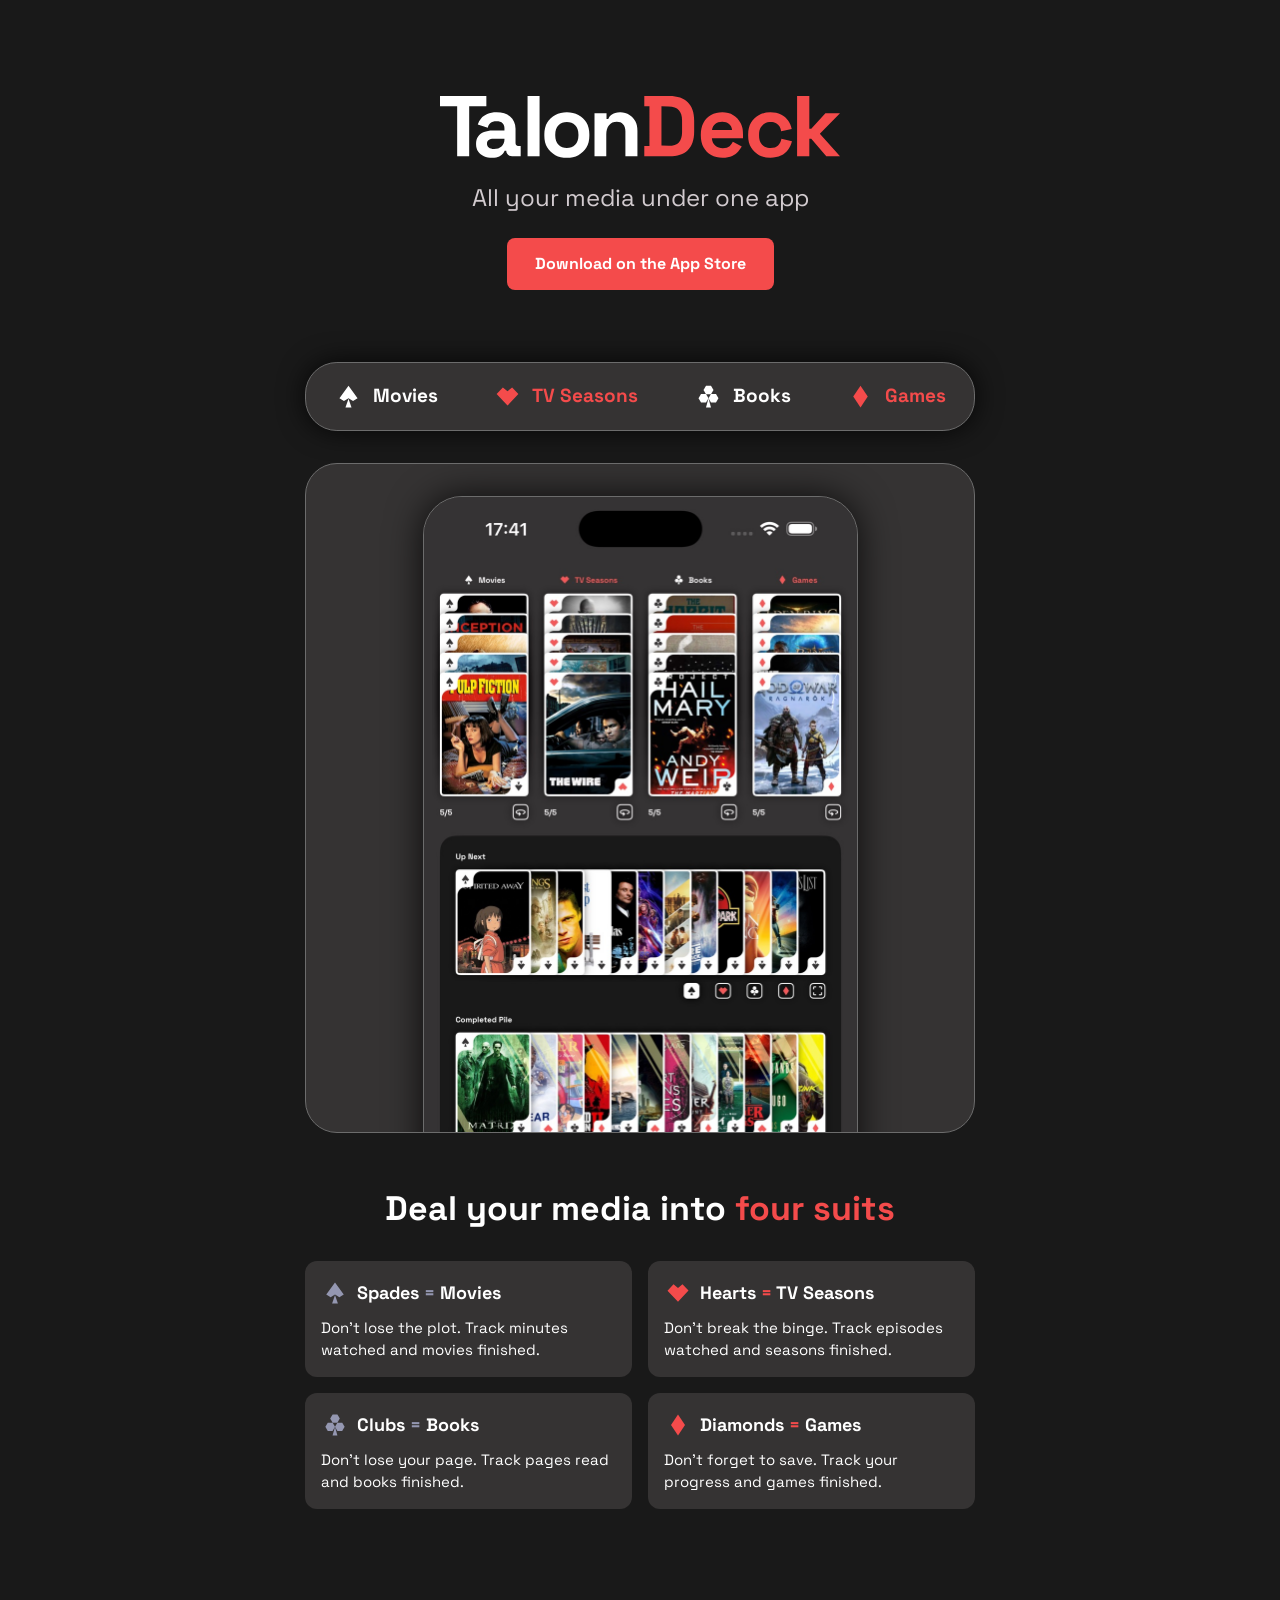
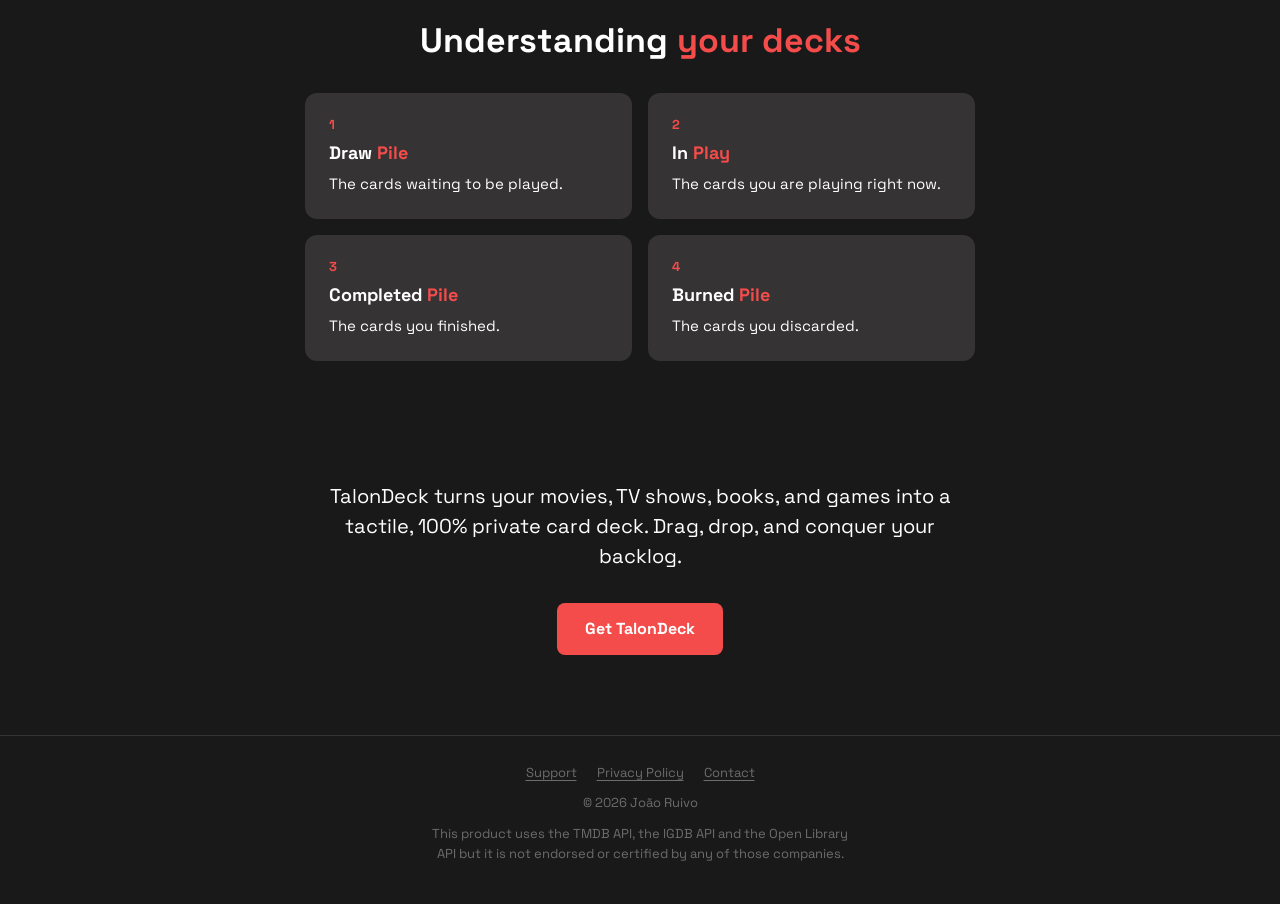
<file: index.html>
<!DOCTYPE html>
<html lang="en">
<head>
<meta charset="utf-8">
<meta name="viewport" content="width=device-width, initial-scale=1, viewport-fit=cover">
<meta name="theme-color" content="#191919">
<title>TalonDeck — All your media under one app</title>
<meta name="description" content="TalonDeck turns your movies, TV shows, books, and games into a tactile, 100% private card deck. Drag, drop, and conquer your backlog.">
<link rel="canonical" href="https://talondeck.app/">

<meta property="og:type" content="website">
<meta property="og:title" content="TalonDeck — All your media under one app">
<meta property="og:description" content="TalonDeck turns your movies, TV shows, books, and games into a tactile, 100% private card deck. Drag, drop, and conquer your backlog.">
<meta property="og:url" content="https://talondeck.app/">
<meta property="og:image" content="https://talondeck.app/assets/screenshot-deck.jpg">
<meta name="twitter:card" content="summary_large_image">

<link rel="preconnect" href="https://fonts.googleapis.com">
<link rel="preconnect" href="https://fonts.gstatic.com" crossorigin>
<link href="https://fonts.googleapis.com/css2?family=Space+Grotesk:wght@400;700&display=swap" rel="stylesheet">
<link rel="stylesheet" href="style.css">
</head>
<body>

<header class="hero">
  <div class="wrap">
    <img class="logomark" src="assets/logomark.svg" alt="TalonDeck" width="400" height="62">
    <p class="tagline">All your media under one app</p>
    <a class="button" href="https://apps.apple.com/us/app/talondeck-media-tracker/id6781664803">Download on the App Store</a>
  </div>
</header>

<section class="showcase">
  <div class="wrap">
    <div class="suitbar">
      <span class="suitbar__item">
        <img src="assets/pill-spades.svg" alt="" width="29" height="29">Movies
      </span>
      <span class="suitbar__item suitbar__item--red">
        <img src="assets/pill-hearts.svg" alt="" width="29" height="29">TV Seasons
      </span>
      <span class="suitbar__item">
        <img src="assets/pill-clubs.svg" alt="" width="29" height="29">Books
      </span>
      <span class="suitbar__item suitbar__item--red">
        <img src="assets/pill-diamonds.svg" alt="" width="29" height="29">Games
      </span>
    </div>

    <div class="phone">
      <img src="assets/screenshot-deck.jpg" alt="The TalonDeck deck screen, showing cards in play above the draw and completed piles" width="868" height="1886">
    </div>
  </div>
</section>

<main>
  <section class="band">
    <div class="wrap">
      <h2>Deal your media into <em>four suits</em></h2>
      <div class="grid grid--suits">
        <div class="tile">
          <div class="tile__header">
            <img src="assets/tile-spades.svg" alt="" width="28" height="28">
            <h3>Spades <span class="eq">=</span> Movies</h3>
          </div>
          <p>Don’t lose the plot. Track minutes watched and movies finished.</p>
        </div>
        <div class="tile">
          <div class="tile__header">
            <img src="assets/tile-hearts.svg" alt="" width="28" height="28">
            <h3>Hearts <span class="eq eq--red">=</span> TV Seasons</h3>
          </div>
          <p>Don’t break the binge. Track episodes watched and seasons finished.</p>
        </div>
        <div class="tile">
          <div class="tile__header">
            <img src="assets/tile-clubs.svg" alt="" width="28" height="28">
            <h3>Clubs <span class="eq">=</span> Books</h3>
          </div>
          <p>Don’t lose your page. Track pages read and books finished.</p>
        </div>
        <div class="tile">
          <div class="tile__header">
            <img src="assets/tile-diamonds.svg" alt="" width="28" height="28">
            <h3>Diamonds <span class="eq eq--red">=</span> Games</h3>
          </div>
          <p>Don’t forget to save. Track your progress and games finished.</p>
        </div>
      </div>
    </div>
  </section>

  <section class="band">
    <div class="wrap">
      <h2>Understanding <em>your decks</em></h2>
      <div class="grid grid--decks">
        <div class="tile">
          <p class="step">1</p>
          <h3>Draw <em>Pile</em></h3>
          <p>The cards waiting to be played.</p>
        </div>
        <div class="tile">
          <p class="step">2</p>
          <h3>In <em>Play</em></h3>
          <p>The cards you are playing right now.</p>
        </div>
        <div class="tile">
          <p class="step">3</p>
          <h3>Completed <em>Pile</em></h3>
          <p>The cards you finished.</p>
        </div>
        <div class="tile">
          <p class="step">4</p>
          <h3>Burned <em>Pile</em></h3>
          <p>The cards you discarded.</p>
        </div>
      </div>
    </div>
  </section>

  <section class="closer">
    <div class="wrap">
      <p>TalonDeck turns your movies, TV shows, books, and games into a tactile, 100% private card deck. Drag, drop, and conquer your backlog.</p>
      <a class="button" href="https://apps.apple.com/us/app/talondeck-media-tracker/id6781664803">Get TalonDeck</a>
    </div>
  </section>
</main>

<footer class="site-footer">
  <div class="wrap">
    <nav>
      <a href="support/">Support</a>
      <a href="privacy/">Privacy Policy</a>
      <a href="mailto:talondeck@gmail.com">Contact</a>
    </nav>
    <p>© 2026 João Ruivo</p>
    <p class="disclaimer">This product uses the TMDB API, the IGDB API and the Open Library API but it is not endorsed or certified by any of those companies.</p>
  </div>
</footer>

</body>
</html>
</file>
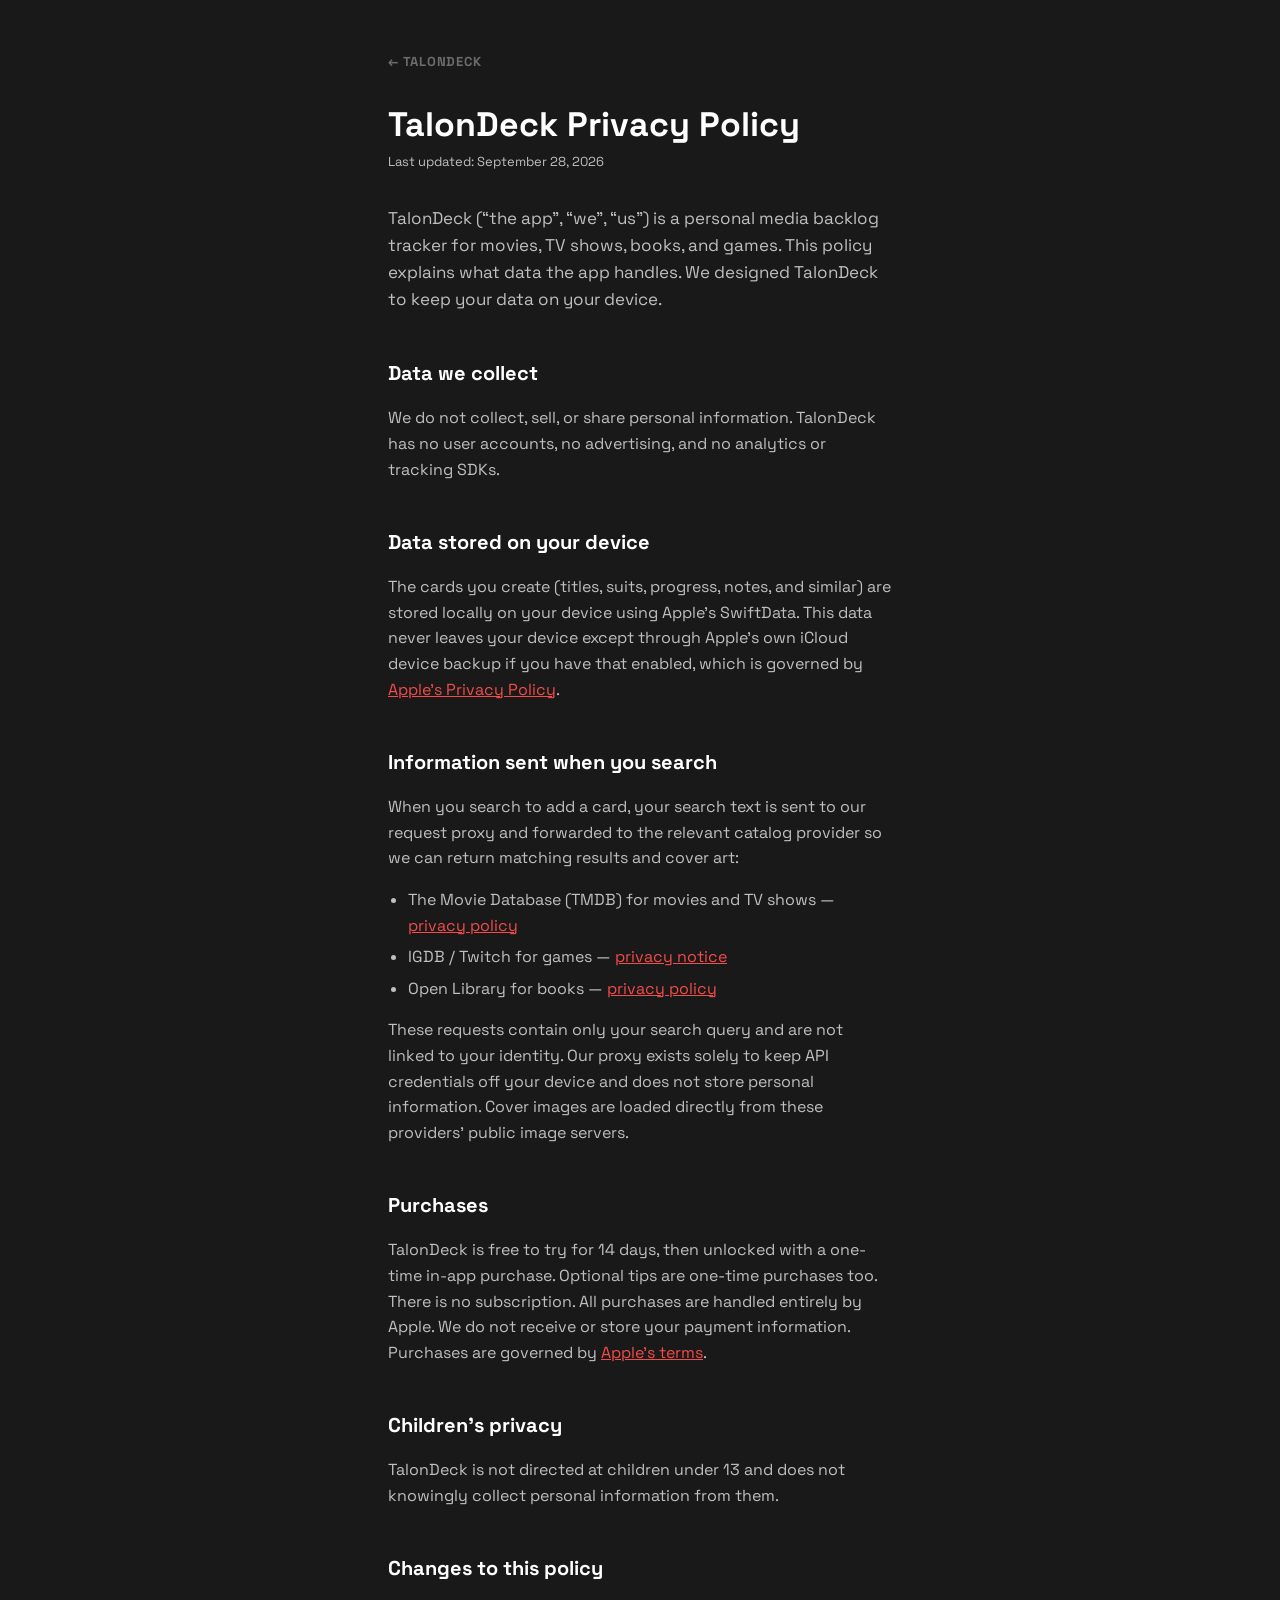
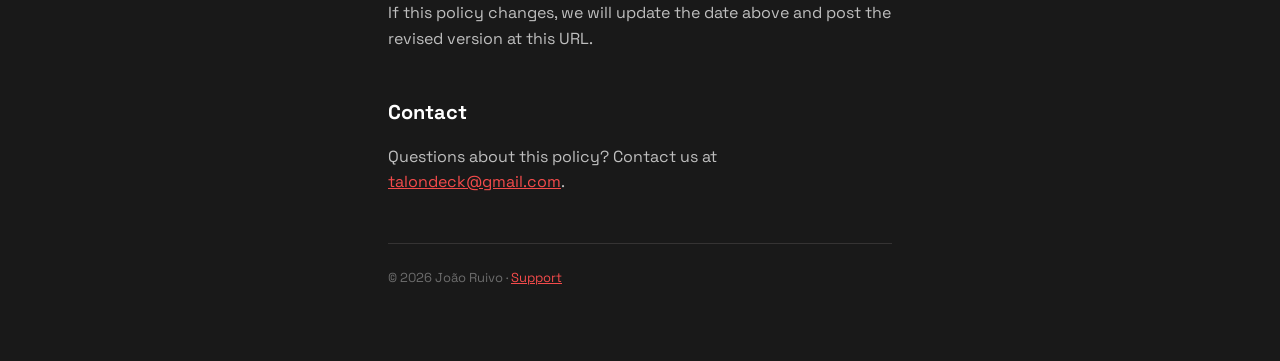
<file: privacy/index.html>
<!DOCTYPE html>
<html lang="en">
<head>
<meta charset="utf-8">
<meta name="viewport" content="width=device-width, initial-scale=1, viewport-fit=cover">
<meta name="theme-color" content="#191919">
<title>TalonDeck Privacy Policy</title>
<meta name="description" content="TalonDeck keeps your media backlog on your device. No accounts, no advertising, no tracking.">
<link rel="canonical" href="https://talondeck.app/privacy/">
<link rel="preconnect" href="https://fonts.googleapis.com">
<link rel="preconnect" href="https://fonts.gstatic.com" crossorigin>
<link href="https://fonts.googleapis.com/css2?family=Space+Grotesk:wght@400;700&display=swap" rel="stylesheet">
<!-- The site's one stylesheet, served from the talondeck repo. Same origin, different
     path, so this page restyles itself whenever the site's design changes — and the
     URL stays the one compiled into shipped builds and filed with App Store Review. -->
<link rel="stylesheet" href="../style.css">
</head>
<body>
<article class="doc">
  <a class="doc__back" href="../">← TalonDeck</a>

  <h1>TalonDeck Privacy Policy</h1>
  <p class="doc__updated">Last updated: September 28, 2026</p>

  <p class="doc__lede">TalonDeck (“the app”, “we”, “us”) is a personal media backlog tracker for movies, TV shows, books, and games. This policy explains what data the app handles. We designed TalonDeck to keep your data on your device.</p>

  <h2>Data we collect</h2>
  <p>We do not collect, sell, or share personal information. TalonDeck has no user accounts, no advertising, and no analytics or tracking SDKs.</p>

  <h2>Data stored on your device</h2>
  <p>The cards you create (titles, suits, progress, notes, and similar) are stored locally on your device using Apple’s SwiftData. This data never leaves your device except through Apple’s own iCloud device backup if you have that enabled, which is governed by <a href="https://www.apple.com/legal/privacy/">Apple’s Privacy Policy</a>.</p>

  <h2>Information sent when you search</h2>
  <p>When you search to add a card, your search text is sent to our request proxy and forwarded to the relevant catalog provider so we can return matching results and cover art:</p>
  <ul>
    <li>The Movie Database (TMDB) for movies and TV shows — <a href="https://www.themoviedb.org/privacy-policy">privacy policy</a></li>
    <li>IGDB / Twitch for games — <a href="https://www.twitch.tv/p/legal/privacy-notice/">privacy notice</a></li>
    <li>Open Library for books — <a href="https://openlibrary.org/privacy">privacy policy</a></li>
  </ul>
  <p>These requests contain only your search query and are not linked to your identity. Our proxy exists solely to keep API credentials off your device and does not store personal information. Cover images are loaded directly from these providers’ public image servers.</p>

  <h2>Purchases</h2>
  <p>TalonDeck is free to try for 14 days, then unlocked with a one-time in-app purchase. Optional tips are one-time purchases too. There is no subscription. All purchases are handled entirely by Apple. We do not receive or store your payment information. Purchases are governed by <a href="https://www.apple.com/legal/internet-services/itunes/dev/stdeula/">Apple’s terms</a>.</p>

  <h2>Children’s privacy</h2>
  <p>TalonDeck is not directed at children under 13 and does not knowingly collect personal information from them.</p>

  <h2>Changes to this policy</h2>
  <p>If this policy changes, we will update the date above and post the revised version at this URL.</p>

  <h2>Contact</h2>
  <p>Questions about this policy? Contact us at <a href="mailto:talondeck@gmail.com">talondeck@gmail.com</a>.</p>

  <hr>
  <footer>© 2026 João Ruivo · <a href="../support/">Support</a></footer>
</article>
</body>
</html>
</file>
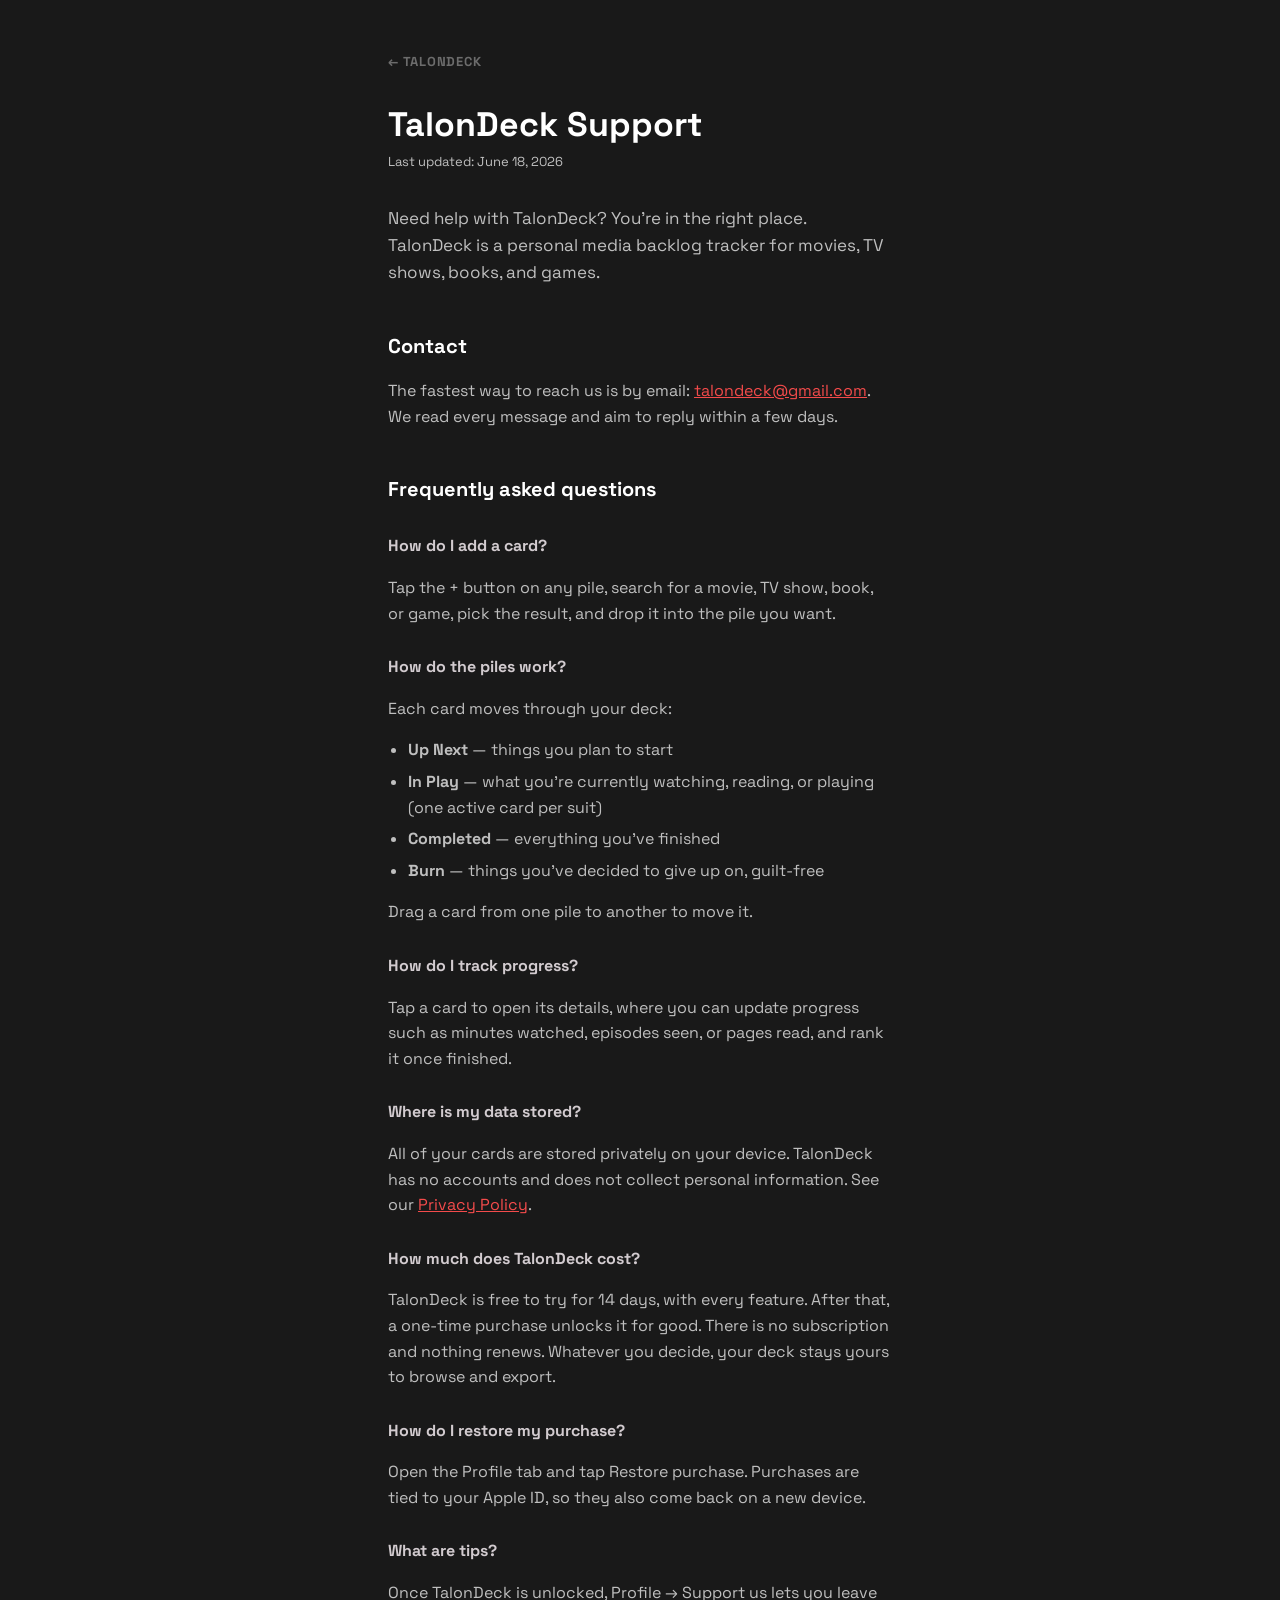
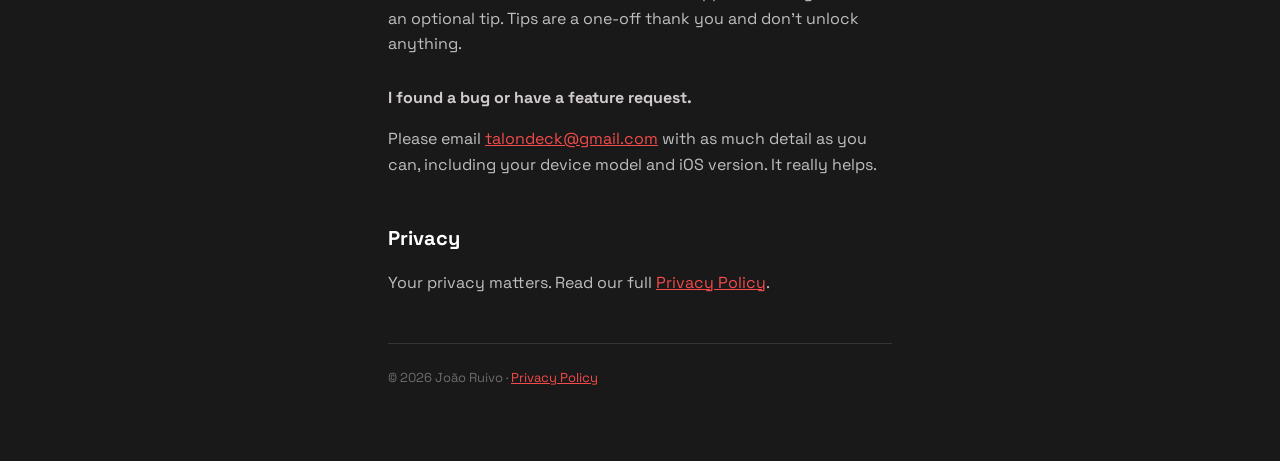
<file: support/index.html>
<!DOCTYPE html>
<html lang="en">
<head>
<meta charset="utf-8">
<meta name="viewport" content="width=device-width, initial-scale=1, viewport-fit=cover">
<meta name="theme-color" content="#191919">
<title>TalonDeck Support</title>
<meta name="description" content="Help with TalonDeck — piles, progress tracking, the free trial and one-time unlock, and how to get in touch.">
<link rel="canonical" href="https://talondeck.app/support/">
<link rel="preconnect" href="https://fonts.googleapis.com">
<link rel="preconnect" href="https://fonts.gstatic.com" crossorigin>
<link href="https://fonts.googleapis.com/css2?family=Space+Grotesk:wght@400;700&display=swap" rel="stylesheet">
<!-- The site's one stylesheet, served from the talondeck repo. Same origin, different
     path, so this page restyles itself whenever the site's design changes — and the
     URL stays the one filed as the app's Support URL. -->
<link rel="stylesheet" href="../style.css">
</head>
<body>
<article class="doc">
  <a class="doc__back" href="../">← TalonDeck</a>

  <h1>TalonDeck Support</h1>
  <p class="doc__updated">Last updated: June 18, 2026</p>

  <p class="doc__lede">Need help with TalonDeck? You’re in the right place. TalonDeck is a personal media backlog tracker for movies, TV shows, books, and games.</p>

  <h2>Contact</h2>
  <p>The fastest way to reach us is by email: <a href="mailto:talondeck@gmail.com">talondeck@gmail.com</a>. We read every message and aim to reply within a few days.</p>

  <h2>Frequently asked questions</h2>

  <h3>How do I add a card?</h3>
  <p>Tap the + button on any pile, search for a movie, TV show, book, or game, pick the result, and drop it into the pile you want.</p>

  <h3>How do the piles work?</h3>
  <p>Each card moves through your deck:</p>
  <ul>
    <li><strong>Up Next</strong> — things you plan to start</li>
    <li><strong>In Play</strong> — what you’re currently watching, reading, or playing (one active card per suit)</li>
    <li><strong>Completed</strong> — everything you’ve finished</li>
    <li><strong>Burn</strong> — things you’ve decided to give up on, guilt-free</li>
  </ul>
  <p>Drag a card from one pile to another to move it.</p>

  <h3>How do I track progress?</h3>
  <p>Tap a card to open its details, where you can update progress such as minutes watched, episodes seen, or pages read, and rank it once finished.</p>

  <h3>Where is my data stored?</h3>
  <p>All of your cards are stored privately on your device. TalonDeck has no accounts and does not collect personal information. See our <a href="../privacy/">Privacy Policy</a>.</p>

  <h3>How much does TalonDeck cost?</h3>
  <p>TalonDeck is free to try for 14 days, with every feature. After that, a one-time purchase unlocks it for good. There is no subscription and nothing renews. Whatever you decide, your deck stays yours to browse and export.</p>

  <h3>How do I restore my purchase?</h3>
  <p>Open the Profile tab and tap Restore purchase. Purchases are tied to your Apple ID, so they also come back on a new device.</p>

  <h3>What are tips?</h3>
  <p>Once TalonDeck is unlocked, Profile → Support us lets you leave an optional tip. Tips are a one-off thank you and don’t unlock anything.</p>

  <h3>I found a bug or have a feature request.</h3>
  <p>Please email <a href="mailto:talondeck@gmail.com">talondeck@gmail.com</a> with as much detail as you can, including your device model and iOS version. It really helps.</p>

  <h2>Privacy</h2>
  <p>Your privacy matters. Read our full <a href="../privacy/">Privacy Policy</a>.</p>

  <hr>
  <footer>© 2026 João Ruivo · <a href="../privacy/">Privacy Policy</a></footer>
</article>
</body>
</html>
</file>
<file: style.css>
/* TalonDeck site — tokens lifted from the app's asset catalog so the site and the
   app cannot drift apart. Any colour here has a matching .colorset in
   TalonDeck/Design System/Assets.xcassets/Colors.

   This file is served to three repos: talondeck (landing + card links),
   talondeck-privacy and talondeck-support. The .doc rules belong to those two —
   changing them changes the pages the App Store links to. */

:root {
  --dark-zero: #191919;
  --dark-one: #353333;
  --dark-two: #6c6c6c;
  --dark-three: #d2cbcf;
  --base-white: #ffffff;
  --red-zero: #f44b4b;

  /* The muted "=" between a suit and its media type on the black-suit tiles.
     Not from the app palette — it exists only here, from the landing design. */
  --suit-equals: #9497b1;

  --gutter: 20px;
  --measure: 34rem;   /* reading width for the document pages */
  --page: 670px;      /* content width for the landing page */
}

* { box-sizing: border-box; }

html {
  background: var(--dark-zero);
  -webkit-text-size-adjust: 100%;
}

body {
  margin: 0;
  min-height: 100svh;
  background: var(--dark-zero);
  color: var(--base-white);
  font-family: "Space Grotesk", -apple-system, BlinkMacSystemFont, system-ui, sans-serif;
  font-size: 16px;
  line-height: 1.6;
  -webkit-font-smoothing: antialiased;
}

a { color: var(--red-zero); }

img { max-width: 100%; }

/* Buttons ---------------------------------------------------------------- */

.button {
  display: inline-block;
  padding: 16px 28px;
  border-radius: 8px;
  background: var(--red-zero);
  color: var(--base-white);
  font-size: 16px;
  font-weight: 700;
  line-height: 20px;
  text-align: center;
  text-decoration: none;
}

/* Landing ---------------------------------------------------------------- */

/* --page is the content width in the design (670), not the outer width. The gutter
   is added outside it, so the content measures exactly 670 on a wide screen and the
   gutter only starts eating in once the viewport is narrower than that. */
.wrap {
  width: 100%;
  max-width: calc(var(--page) + 2 * var(--gutter));
  margin: 0 auto;
  padding: 0 var(--gutter);
}

.hero { padding: 96px 0 72px; }

.hero .wrap {
  display: flex;
  flex-direction: column;
  align-items: center;
  gap: 24px;
  text-align: center;
}

.logomark {
  width: 400px;
  height: auto;
  display: block;
}

.tagline {
  margin: 0;
  font-size: 24px;
  line-height: 32px;
  color: var(--dark-three);
}

/* Showcase: the suit bar and the phone ----------------------------------- */

.showcase .wrap {
  display: flex;
  flex-direction: column;
  gap: 32px;
}

/* The bar must stay on one line at every width — four suits reading as a row is
   the whole point of it, and wrapping to 2x2 reads as broken.
   So every dimension inside is in em, and the font-size alone scales with the
   viewport: the bar then shrinks as a single unit, exactly like an image would.
   min() caps it at the drawn 19px, so the design is untouched at its own width.
   Below the cap the coefficient is deliberately larger than 19/670: the design
   spreads four items across 670 with room to spare, and on a phone that spare
   room is better spent on legible type than on gaps. */
.suitbar {
  display: flex;
  align-items: center;
  justify-content: space-between;
  gap: 0.84em;
  padding: 1em 1.47em;
  border: 1px solid var(--dark-two);
  border-radius: 1.68em;
  background: var(--dark-one);
  box-shadow: 0 0 27px rgba(0, 0, 0, 0.8);
  font-size: min(19px, calc((100vw - 2 * var(--gutter)) * 0.032));
  /* The webfont loads with display:swap, and the system fallback sets wider than
     Space Grotesk — enough to overflow a 320px phone for the first paint. The
     coefficient above leaves room for that; this clips anything that still
     escapes rather than letting it scroll the whole page sideways. */
  overflow: hidden;
}

.suitbar__item {
  display: flex;
  align-items: center;
  gap: 0.53em;
  font-size: 1em;
  font-weight: 700;
  line-height: 1.28;
  white-space: nowrap;
}

.suitbar__item img {
  width: 1.53em;
  height: 1.53em;
  display: block;
  flex-shrink: 0;
}

.suitbar__item--red { color: var(--red-zero); }

/* The screenshot is taller than its frame on purpose: it is clipped at the
   bottom so the deck screen reads as continuing past the edge. */
.phone {
  display: flex;
  justify-content: center;
  align-items: flex-start;
  height: 670px;
  padding: 32px;
  border: 1px solid var(--dark-two);
  border-radius: 32px;
  background: var(--dark-one);
  overflow: hidden;
}

.phone img {
  width: 435px;
  height: auto;
  border: 0.775px solid var(--dark-two);
  border-radius: 39px;
  box-shadow: 0 0 36px rgba(0, 0, 0, 0.8);
}

/* Bands: the two tile sections ------------------------------------------- */

.band { padding: 56px 0; }

.band .wrap {
  display: flex;
  flex-direction: column;
  gap: 32px;
}

.band h2 {
  margin: 0;
  font-size: 34px;
  font-weight: 700;
  line-height: 40px;
  text-align: center;
}

h2 em,
.tile h3 em {
  font-style: normal;
  color: var(--red-zero);
}

.grid {
  display: grid;
  grid-template-columns: repeat(2, minmax(0, 1fr));
  gap: 16px;
}

.tile {
  display: flex;
  flex-direction: column;
  gap: 8px;
  padding: 16px;
  border-radius: 12px;
  background: var(--dark-one);
}

.tile p {
  margin: 0;
  font-size: 15px;
  line-height: 22px;
}

.tile h3 {
  margin: 0;
  font-size: 18px;
  font-weight: 700;
  line-height: 24px;
}

.tile__header {
  display: flex;
  align-items: center;
  gap: 8px;
}

.tile__header img {
  width: 28px;
  height: 28px;
  display: block;
  flex-shrink: 0;
}

/* Black suits take a muted equals; red suits take the accent. */
.eq { color: var(--suit-equals); }
.eq--red { color: var(--red-zero); }

.grid--suits .tile { min-height: 116px; }
.grid--suits .tile h3 { line-height: 32px; }

.grid--decks .tile {
  min-height: 126px;
  padding: 24px;
}

/* Scoped to .tile so it outranks `.tile p`, which would otherwise win on
   specificity and render the step number at the body size. */
.tile .step {
  font-size: 13px;
  font-weight: 700;
  line-height: 16px;
  letter-spacing: 1.04px;
  color: var(--red-zero);
}

/* Closer and footer ------------------------------------------------------ */

.closer { padding: 64px 0 80px; }

.closer .wrap {
  display: flex;
  flex-direction: column;
  align-items: center;
  gap: 32px;
  text-align: center;
}

.closer p {
  margin: 0;
  font-size: 20px;
  line-height: 30px;
}

.site-footer {
  padding: 28px 0 calc(40px + env(safe-area-inset-bottom));
  border-top: 1px solid var(--dark-one);
  text-align: center;
  font-size: 13px;
  line-height: 18px;
  color: var(--dark-two);
}

.site-footer .wrap {
  display: flex;
  flex-direction: column;
  align-items: center;
  gap: 12px;
}

.site-footer a {
  color: var(--dark-two);
  text-decoration: underline;
  text-underline-offset: 3px;
}

.site-footer nav {
  display: flex;
  gap: 20px;
}

.site-footer p { margin: 0; }

.disclaimer {
  max-width: 420px;
  line-height: 20px;
}

/* Narrow screens ---------------------------------------------------------
   The landing page was designed at 1440 only. These rules keep it usable
   below that until the mobile design lands. */

@media (max-width: 700px) {
  .hero { padding: 64px 0 48px; }
  .logomark { width: min(320px, 100%); }
  .tagline { font-size: 20px; line-height: 28px; }

  /* The suit bar is deliberately untouched here: it scales itself through its
     own font-size, so it needs no breakpoint and must not be allowed to wrap. */

  .phone {
    height: clamp(360px, 92vw, 670px);
    padding: 20px;
    border-radius: 24px;
  }
  .phone img { width: min(435px, 100%); }

  .band { padding: 40px 0; }
  .band h2 { font-size: 26px; line-height: 32px; }

  .grid { grid-template-columns: minmax(0, 1fr); }
  .grid--suits .tile,
  .grid--decks .tile { min-height: 0; }

  .closer { padding: 48px 0 64px; }
  .closer p { font-size: 18px; line-height: 27px; }
}

/* Document pages (privacy, support) --------------------------------------
   Served to talondeck-privacy and talondeck-support. */

.doc {
  max-width: var(--measure);
  margin: 0 auto;
  padding: 48px var(--gutter) 72px;
}

.doc__back {
  display: inline-block;
  margin-bottom: 32px;
  font-size: 13px;
  font-weight: 700;
  letter-spacing: 0.06em;
  text-transform: uppercase;
  text-decoration: none;
  color: var(--dark-two);
}

.doc__back:hover { color: var(--dark-three); }

.doc h1 {
  margin: 0 0 8px;
  font-size: 34px;
  font-weight: 700;
  line-height: 1.15;
}

.doc h2 {
  margin: 44px 0 12px;
  font-size: 20px;
  font-weight: 700;
}

.doc h3 {
  margin: 28px 0 6px;
  font-size: 16px;
  font-weight: 700;
  color: var(--dark-three);
}

.doc p,
.doc li { color: rgba(255, 255, 255, 0.72); }

.doc ul { padding-left: 20px; }

.doc li { margin-bottom: 6px; }

.doc__updated {
  margin: 0 0 32px;
  font-size: 13px;
  color: var(--dark-two);
}

.doc__lede { font-size: 17px; }

hr {
  margin: 48px 0 0;
  border: 0;
  border-top: 1px solid var(--dark-one);
}

.doc footer {
  margin-top: 24px;
  font-size: 13px;
  color: var(--dark-two);
}
</file>
